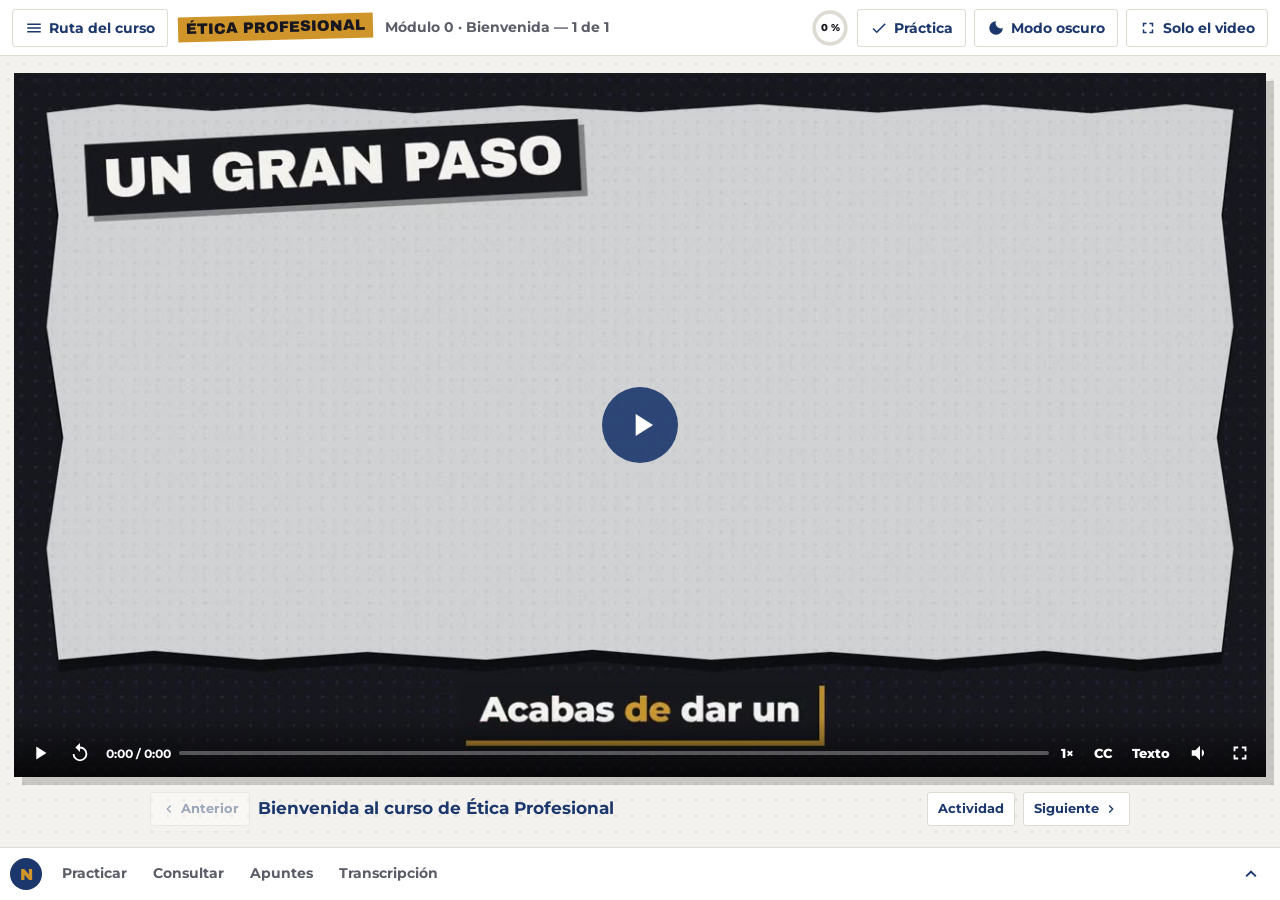
<file: index.html>
<!doctype html>
<html lang="es">
  <head>
    <meta charset="UTF-8" />
    <meta name="viewport" content="width=device-width, initial-scale=1, viewport-fit=cover" />
    <title>Ética Profesional · Plataforma</title>
    <meta name="description" content="Plataforma de aprendizaje del Curso de Ética Profesional del Colegio de Ciencias Económicas de Costa Rica." />
    <meta name="theme-color" content="#1b376c" />
    <link rel="icon" href="data:image/svg+xml,%3Csvg xmlns=%27http://www.w3.org/2000/svg%27 viewBox=%270 0 32 32%27%3E%3Ccircle cx=%2716%27 cy=%2716%27 r=%2716%27 fill=%27%231b376c%27/%3E%3Ctext x=%2716%27 y=%2722%27 font-family=%27Arial Black,Arial%27 font-weight=%27900%27 font-size=%2718%27 text-anchor=%27middle%27 fill=%27%23d0952a%27%3EN%3C/text%3E%3C/svg%3E" />
    <link rel="preconnect" href="https://fonts.googleapis.com" />
    <link rel="preconnect" href="https://fonts.gstatic.com" crossorigin />
    <link href="https://fonts.googleapis.com/css2?family=Archivo+Black&family=Montserrat:wght@500;600;700;800&display=swap" rel="stylesheet" />
    <link rel="stylesheet" href="css/plataforma.css?v=4" />
    <script>
      // Tema elegido por la persona (si no eligió, sigue al sistema). Va aquí para que no parpadee al cargar.
      try { var tema = localStorage.getItem("plataforma-etica-tema"); if (tema) document.documentElement.setAttribute("data-theme", tema); } catch (e) {}
    </script>
  </head>
  <body>
    <a class="saltar" href="#escenario">Saltar al contenido</a>

    <header class="barra">
      <button id="btn-ruta" class="btn-barra" type="button" aria-label="Ruta del curso" aria-expanded="false" aria-controls="ruta">
        <svg viewBox="0 0 24 24" aria-hidden="true"><path d="M3 6h18v2H3zm0 5h18v2H3zm0 5h18v2H3z" /></svg>
        <span>Ruta del curso</span>
      </button>
      <div class="barra-centro">
        <span class="marca"><span class="largo">Ética Profesional</span><span class="corto">Ética</span></span>
        <span id="donde" class="donde" aria-live="polite"></span>
      </div>
      <div class="barra-der">
        <div id="avance" class="avance" role="img" aria-label="Avance del curso">
          <svg viewBox="0 0 36 36" aria-hidden="true"><circle class="avance-fondo" cx="18" cy="18" r="15" /><circle id="avance-arco" class="avance-arco" cx="18" cy="18" r="15" /></svg>
          <span id="avance-txt">0 %</span>
        </div>
        <button id="btn-practica" class="btn-barra" type="button" aria-label="Práctica" aria-expanded="false" aria-controls="practica">
          <svg viewBox="0 0 24 24" aria-hidden="true"><path d="M9 16.2 4.8 12l-1.4 1.4L9 19 21 7l-1.4-1.4z" /></svg>
          <span>Práctica</span>
        </button>
        <button id="btn-tema" class="btn-barra" type="button" aria-label="Modo oscuro" aria-pressed="false">
          <svg class="luna" viewBox="0 0 24 24" aria-hidden="true"><path d="M12 3a9 9 0 1 0 9 9 7 7 0 0 1-9-9z" /></svg>
          <svg class="sol" viewBox="0 0 24 24" aria-hidden="true"><path d="M12 7a5 5 0 1 0 0 10 5 5 0 0 0 0-10zM11 1h2v3h-2zm0 19h2v3h-2zM1 11h3v2H1zm19 0h3v2h-3zM4.2 5.6l1.4-1.4 2.1 2.1-1.4 1.4zm12.1 12.1 1.4-1.4 2.1 2.1-1.4 1.4zM4.2 18.4l2.1-2.1 1.4 1.4-2.1 2.1zM16.3 6.3l2.1-2.1 1.4 1.4-2.1 2.1z" /></svg>
          <span>Modo oscuro</span>
        </button>
        <button id="btn-foco" class="btn-barra" type="button" aria-label="Solo el video" aria-pressed="false">
          <svg viewBox="0 0 24 24" aria-hidden="true"><path d="M7 14H5v5h5v-2H7zm-2-4h2V7h3V5H5zm12 7h-3v2h5v-5h-2zM14 5v2h3v3h2V5z" /></svg>
          <span>Solo el video</span>
        </button>
      </div>
    </header>

    <div class="cuerpo">
      <aside id="ruta" class="panel-lado ruta" aria-label="Ruta del curso" hidden>
        <div class="panel-cab">
          <h2>Ruta del curso</h2>
          <button id="cerrar-ruta" class="btn-ico" type="button" aria-label="Cerrar la ruta">
            <svg viewBox="0 0 24 24" aria-hidden="true"><path d="M15.4 7.4 14 6l-6 6 6 6 1.4-1.4L10.8 12z" /></svg>
          </button>
        </div>
        <nav id="ruta-lista" class="ruta-lista"></nav>
      </aside>

      <main id="escenario" class="escenario" tabindex="-1"></main>

      <aside id="practica" class="panel-lado practica" aria-label="Práctica del módulo" hidden>
        <div class="panel-cab">
          <h2>Práctica</h2>
          <button id="cerrar-practica" class="btn-ico" type="button" aria-label="Cerrar la práctica">
            <svg viewBox="0 0 24 24" aria-hidden="true"><path d="M8.6 16.6 10 18l6-6-6-6-1.4 1.4 4.6 4.6z" /></svg>
          </button>
        </div>
        <div id="practica-cuerpo" class="practica-cuerpo"></div>
      </aside>
    </div>

    <section id="nano" class="nano" aria-label="Nano, tu asistente">
      <div class="nano-barra">
        <span class="nano-logo" aria-hidden="true">N</span>
        <div class="nano-tabs" role="tablist" aria-label="Herramientas de Nano">
          <button class="nano-tab" role="tab" data-tab="practicar" id="tab-practicar" aria-controls="nano-panel" aria-selected="false" type="button">Practicar</button>
          <button class="nano-tab" role="tab" data-tab="consultar" id="tab-consultar" aria-controls="nano-panel" aria-selected="false" type="button">Consultar</button>
          <button class="nano-tab" role="tab" data-tab="apuntes" id="tab-apuntes" aria-controls="nano-panel" aria-selected="false" type="button">Apuntes</button>
          <button class="nano-tab" role="tab" data-tab="texto" id="tab-texto" aria-label="Transcripción" aria-controls="nano-panel" aria-selected="false" type="button"><span class="largo">Transcripción</span><span class="corto">Texto</span></button>
        </div>
        <button id="nano-toggle" class="btn-ico" type="button" aria-expanded="false" aria-controls="nano-panel" aria-label="Abrir Nano">
          <svg viewBox="0 0 24 24" aria-hidden="true"><path id="nano-ico" d="M7.4 15.4 12 10.8l4.6 4.6L18 14l-6-6-6 6z" /></svg>
        </button>
      </div>
      <div id="nano-panel" class="nano-panel" role="tabpanel" tabindex="0" hidden></div>
    </section>

    <div id="vivo" class="solo-lector" aria-live="polite"></div>
    <noscript><p class="sin-js">Esta plataforma necesita JavaScript activado.</p></noscript>

    <script src="js/datos.js?v=4"></script>
    <script src="js/casos.js?v=4"></script>
    <script src="js/ejercicios.js?v=4"></script>
    <script src="js/plataforma.js?v=4"></script>
  </body>
</html>
</file>
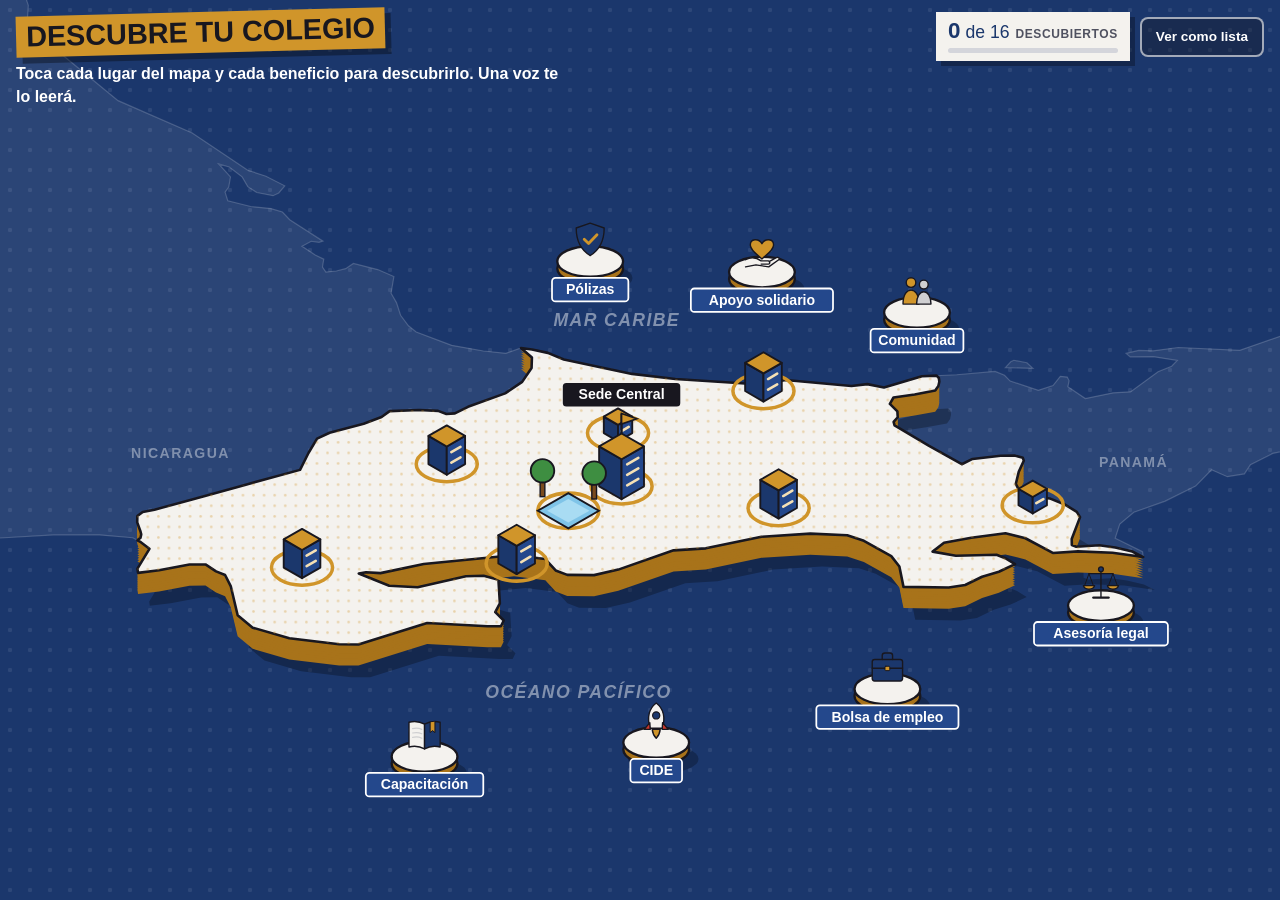
<file: mapa/index.html>
<!doctype html>
<html lang="es">
  <head>
    <meta charset="UTF-8" />
    <meta name="viewport" content="width=device-width, initial-scale=1, viewport-fit=cover" />
    <title>Descubre tu Colegio</title>
    <link rel="stylesheet" href="css/mapa.css" />
  </head>
  <body>
    <div class="app">
      <header class="cabecera">
        <div class="cab-izq">
          <h1 class="tira titulo">Descubre tu Colegio</h1>
          <p id="instruccion" class="instruccion"></p>
        </div>
        <div class="cab-der">
          <div class="contador" role="status">
            <span class="contador-num"><b id="cuenta">0</b> de <span id="total">0</span></span>
            <span class="contador-txt">descubiertos</span>
            <span class="contador-barra" aria-hidden="true"><i id="barra"></i></span>
          </div>
          <button id="btn-lista" class="btn" type="button" aria-haspopup="dialog" aria-controls="lista">Ver como lista</button>
        </div>
      </header>

      <main class="escenario">
        <svg id="mapa" class="mapa" role="group" aria-label="Mapa de Costa Rica con las sedes y los beneficios del Colegio"></svg>
      </main>
    </div>

    <dialog id="tarjeta" class="tarjeta" aria-labelledby="t-titulo">
      <div class="t-cab">
        <span id="t-etiqueta" class="etiqueta"></span>
        <button id="t-cerrar" class="btn-ico" type="button" aria-label="Cerrar">
          <svg viewBox="0 0 24 24" aria-hidden="true"><path d="M19 6.4 17.6 5 12 10.6 6.4 5 5 6.4 10.6 12 5 17.6 6.4 19 12 13.4 17.6 19 19 17.6 13.4 12z" /></svg>
        </button>
      </div>
      <div class="t-cuerpo">
        <svg id="t-icono" class="t-icono" viewBox="0 0 200 200" aria-hidden="true" hidden></svg>
        <h2 id="t-titulo"></h2>
        <p id="t-subtitulo" class="t-subtitulo"></p>
        <div id="t-texto" class="t-texto"></div>
      </div>
      <div class="t-audio">
        <button id="t-play" class="btn-play" type="button" aria-label="Pausar la lectura">
          <svg viewBox="0 0 24 24" aria-hidden="true"><path id="t-play-ico" d="M6 5h4v14H6zm8 0h4v14h-4z" /></svg>
        </button>
        <button id="t-repetir" class="btn-ico claro" type="button" aria-label="Escuchar desde el inicio">
          <svg viewBox="0 0 24 24" aria-hidden="true"><path d="M12 5V1L7 6l5 5V7a6 6 0 1 1-6 6H4a8 8 0 1 0 8-8z" /></svg>
        </button>
        <span class="t-avance" aria-hidden="true"><i id="t-avance"></i></span>
      </div>
      <audio id="voz" preload="auto"></audio>
    </dialog>

    <dialog id="lista" class="tarjeta" aria-labelledby="l-titulo">
      <div class="t-cab">
        <h2 id="l-titulo" class="l-titulo">Sedes y beneficios</h2>
        <button id="l-cerrar" class="btn-ico" type="button" aria-label="Cerrar">
          <svg viewBox="0 0 24 24" aria-hidden="true"><path d="M19 6.4 17.6 5 12 10.6 6.4 5 5 6.4 10.6 12 5 17.6 6.4 19 12 13.4 17.6 19 19 17.6 13.4 12z" /></svg>
        </button>
      </div>
      <div class="t-cuerpo">
        <h3 class="l-sub">Lugares</h3>
        <ul id="l-lugares" class="l-items"></ul>
        <h3 class="l-sub">Beneficios en todo el país</h3>
        <ul id="l-beneficios" class="l-items"></ul>
      </div>
    </dialog>

    <div id="vivo" class="solo-lector" aria-live="polite"></div>

    <script src="js/scorm12.js"></script>
    <script src="js/contenido.js"></script>
    <script src="js/geometria.js"></script>
    <script src="js/iconos.js"></script>
    <script src="js/tiempos.js"></script>
    <script src="js/mapa.js"></script>
  </body>
</html>
</file>
<file: css/plataforma.css>
/* Plataforma de aprendizaje · Curso de Ética Profesional
   Estilo collage de los videos (papel, azul y oro), pero limpio: fondos planos, esquinas casi rectas,
   una línea fina para separar y todo oculto al entrar. */
:root {
  --azul: #1b376c;
  --azul-2: #24488c;
  --azul-claro: #e8edf6;
  --oro: #d0952a;
  --oro-claro: #f6e7c8;
  --oscuro: #18171f;
  --papel: #f4f2ee;
  --blanco: #fff;
  --linea: #dedbd3;
  --texto: #18171f;
  --tenue: #63656f;
  --azul-fondo: #1b376c;
  --oro-texto: #7a520c;
  --verde-texto: #2a6f2f;
  --rojo-texto: #b3261e;
  --puntos: rgba(24, 23, 31, 0.06);
  color-scheme: light;
  --suave: #5b5d68;
  --verde: #2f7d34;
  --verde-claro: #e3f1e3;
  --rojo: #b3261e;
  --rojo-claro: #fbe9e8;
  --r: 3px;
  --alto: 100vh;
  --barra: 56px;
  --nano-barra: 52px;
  --titulo: "Archivo Black", "Arial Black", Impact, sans-serif;
  --cuerpo: "Montserrat", "Segoe UI", Arial, sans-serif;
}
@supports (height: 100dvh) { :root { --alto: 100dvh; } }
* { box-sizing: border-box; }
html, body {
  margin: 0;
  height: var(--alto);
  overflow: hidden;
  font-family: var(--cuerpo);
  color: var(--texto);
  background: var(--papel);
}
body { display: flex; flex-direction: column; }
button { font-family: inherit; }
[hidden] { display: none !important; }
.solo-lector { position: absolute !important; width: 1px; height: 1px; margin: -1px; overflow: hidden; clip: rect(0 0 0 0); white-space: nowrap; }
.saltar { position: fixed; z-index: 100; left: 12px; top: -60px; background: var(--oro); color: var(--oscuro); font-weight: 800; padding: 10px 14px; }
.saltar:focus { top: 10px; }
:focus-visible { outline: 3px solid var(--oro); outline-offset: 2px; }
.sin-js { padding: 24px; }

/* ---------- Barra superior ---------- */
.barra {
  flex: none;
  height: var(--barra);
  display: flex;
  align-items: center;
  gap: 10px;
  padding: 0 max(12px, env(safe-area-inset-right)) 0 max(12px, env(safe-area-inset-left));
  background: var(--blanco);
  border-bottom: 1px solid var(--linea);
  z-index: 30;
}
.barra-centro { flex: 1; min-width: 0; display: flex; align-items: baseline; gap: 12px; }
.marca {
  font-family: var(--titulo);
  text-transform: uppercase;
  font-size: 0.95rem;
  background: var(--oro);
  padding: 4px 8px 5px;
  transform: rotate(-1.5deg);
  white-space: nowrap;
}
.donde { font-size: 0.85rem; font-weight: 700; color: var(--suave); white-space: nowrap; overflow: hidden; text-overflow: ellipsis; }
.barra-der { display: flex; align-items: center; gap: 8px; }
.btn-barra {
  display: inline-flex;
  align-items: center;
  gap: 6px;
  min-height: 38px;
  padding: 6px 12px;
  border: 1px solid var(--linea);
  border-radius: var(--r);
  background: var(--blanco);
  color: var(--azul);
  font-weight: 700;
  font-size: 0.85rem;
  cursor: pointer;
}
.btn-barra svg { width: 18px; height: 18px; fill: currentColor; flex: none; }
.btn-barra:hover { background: var(--azul-claro); }
.btn-barra[aria-expanded="true"], .btn-barra[aria-pressed="true"] { background: var(--azul-fondo); color: #fff; border-color: var(--azul-fondo); }
.avance { position: relative; width: 38px; height: 38px; display: grid; place-items: center; }
.avance svg { position: absolute; inset: 0; transform: rotate(-90deg); }
.avance-fondo { fill: none; stroke: var(--linea); stroke-width: 3.5; }
.avance-arco { fill: none; stroke: var(--verde); stroke-width: 3.5; stroke-dasharray: 94.25; stroke-dashoffset: 94.25; transition: stroke-dashoffset 0.4s; }
.avance span { font-size: 0.6rem; font-weight: 800; }
.btn-ico {
  width: 38px; height: 38px;
  display: grid; place-items: center;
  border: 0; border-radius: var(--r);
  background: transparent; color: var(--azul);
  cursor: pointer; flex: none;
}
.btn-ico:hover { background: var(--azul-claro); }
.btn-ico svg { width: 22px; height: 22px; fill: currentColor; }

/* ---------- Cuerpo: ruta | escenario | práctica ---------- */
.cuerpo { flex: 1; min-height: 0; display: flex; position: relative; }
.escenario {
  flex: 1;
  min-width: 0;
  overflow: auto;
  display: flex;
  align-items: center;
  justify-content: center;
  padding: 14px;
  background-color: var(--papel);
  background-image: radial-gradient(var(--puntos) 1.6px, transparent 2px);
  background-size: 16px 16px;
  outline: none;
}
.panel-lado {
  flex: none;
  width: 300px;
  display: flex;
  flex-direction: column;
  background: var(--blanco);
  overflow: hidden;
}
.ruta { border-right: 1px solid var(--linea); }
.practica { width: 340px; border-left: 1px solid var(--linea); }
.panel-cab { display: flex; align-items: center; justify-content: space-between; padding: 10px 10px 6px 16px; }
.panel-cab h2 { margin: 0; font-size: 0.8rem; text-transform: uppercase; letter-spacing: 0.08em; color: var(--suave); }

/* Ruta */
.ruta-lista { overflow-y: auto; padding: 0 8px 16px; }
.modulo { border-bottom: 1px solid var(--linea); }
.modulo-cab {
  width: 100%;
  display: flex; align-items: center; gap: 10px;
  padding: 12px 8px;
  border: 0; background: none; cursor: pointer; text-align: left;
  font: inherit; color: var(--texto);
}
.modulo-num {
  flex: none; min-width: 30px; text-align: center;
  font-family: var(--titulo); font-size: 0.9rem;
  background: var(--oro); padding: 3px 5px;
}
.modulo-tit { flex: 1; font-weight: 800; font-size: 0.92rem; line-height: 1.25; }
.modulo-cuenta { font-size: 0.72rem; font-weight: 700; color: var(--suave); }
.modulo-flecha { width: 18px; height: 18px; fill: var(--suave); transition: transform 0.2s; }
.modulo-cab[aria-expanded="true"] .modulo-flecha { transform: rotate(180deg); }
.modulo-items { list-style: none; margin: 0; padding: 0 0 8px; }
.item {
  width: 100%;
  display: flex; align-items: center; gap: 10px;
  padding: 8px 8px 8px 12px;
  border: 0; border-left: 3px solid transparent;
  background: none; cursor: pointer; text-align: left;
  font: inherit; font-size: 0.85rem; line-height: 1.3; color: var(--texto);
}
.item:hover { background: var(--papel); }
.item.actual { border-left-color: var(--oro); background: var(--oro-claro); font-weight: 700; }
.item-ico { flex: none; width: 26px; height: 26px; display: grid; place-items: center; border-radius: 50%; background: var(--azul-claro); color: var(--azul); }
.item-ico svg { width: 15px; height: 15px; fill: currentColor; }
.item.hecho .item-ico { background: var(--verde); color: #fff; }
.item-txt { flex: 1; min-width: 0; }
.item-tipo { display: block; font-size: 0.68rem; font-weight: 800; text-transform: uppercase; letter-spacing: 0.06em; color: var(--suave); }

/* ---------- Video ---------- */
.vista {
  width: 100%;
  height: 100%;
  container-type: size;
  display: flex;
  flex-direction: column;
  align-items: center;
  justify-content: center;
  gap: 10px;
}
.pantalla {
  position: relative;
  flex: none;
  width: min(100cqw, (100cqh - 52px) * 16 / 9);
  aspect-ratio: 16 / 9;
  background: #000;
  box-shadow: 8px 8px 0 rgba(0, 0, 0, 0.18);
}
.pantalla.vertical { aspect-ratio: 9 / 16; width: min(100cqw, (100cqh - 52px) * 9 / 16); }
.pie-video { flex: none; width: min(100cqw, 980px); display: flex; align-items: center; gap: 8px; min-height: 42px; }
.pie-video h1 { flex: 1; min-width: 0; margin: 0; font-size: clamp(0.9rem, 2vw, 1.05rem); line-height: 1.25; color: var(--azul); overflow: hidden; text-overflow: ellipsis; white-space: nowrap; }
.btn-chico { display: inline-flex; align-items: center; gap: 4px; min-height: 34px; padding: 5px 10px; border: 1px solid var(--linea); border-radius: var(--r); background: var(--blanco); color: var(--azul); font: inherit; font-weight: 700; font-size: 0.8rem; cursor: pointer; white-space: nowrap; }
.btn-chico:hover { background: var(--azul-claro); }
.btn-chico:disabled { opacity: 0.4; cursor: default; }
.pantalla video { width: 100%; height: 100%; display: block; object-fit: contain; background: #000; }
.pantalla video::cue { font-family: var(--cuerpo); background: rgba(24, 23, 31, 0.85); }
.gran-play {
  position: absolute; inset: 0; margin: auto;
  width: 76px; height: 76px; border-radius: 50%; border: 0;
  background: rgba(27, 55, 108, 0.9); color: #fff; cursor: pointer;
  display: grid; place-items: center;
}
.gran-play svg { width: 38px; height: 38px; fill: currentColor; margin-left: 4px; }
.controles {
  position: absolute; left: 0; right: 0; bottom: 0;
  display: flex; align-items: center; gap: 4px;
  padding: 18px 8px 6px;
  background: linear-gradient(transparent, rgba(0, 0, 0, 0.7));
  color: #fff;
  opacity: 0; transition: opacity 0.2s;
}
.pantalla:hover .controles, .pantalla:focus-within .controles, .pantalla.pausado .controles { opacity: 1; }
.ctl { width: 36px; height: 36px; display: grid; place-items: center; border: 0; background: none; color: #fff; cursor: pointer; border-radius: var(--r); flex: none; font-weight: 800; font-size: 0.8rem; }
.ctl:hover { background: rgba(255, 255, 255, 0.15); }
.ctl svg { width: 22px; height: 22px; fill: currentColor; }
.ctl.texto { width: auto; padding: 0 8px; }
.ctl[aria-pressed="true"] { color: var(--oro); }
.tiempo { font-size: 0.75rem; font-weight: 700; font-variant-numeric: tabular-nums; white-space: nowrap; padding: 0 4px; }
.linea { flex: 1; position: relative; height: 26px; cursor: pointer; }
.linea input { position: absolute; inset: 0; width: 100%; margin: 0; opacity: 0; cursor: pointer; }
.linea-fondo, .linea-avance { position: absolute; left: 0; top: 11px; height: 4px; border-radius: 2px; pointer-events: none; }
.linea-fondo { right: 0; background: rgba(255, 255, 255, 0.3); }
.linea-avance { background: var(--oro); width: 0; }
.linea:focus-within .linea-fondo { outline: 2px solid var(--oro); outline-offset: 3px; }
.pantalla:fullscreen { max-width: none; width: 100vw; height: 100vh; aspect-ratio: auto; }

/* Capa sobre el video: ejercicio o «siguiente» */
.capa {
  position: absolute; inset: 0; z-index: 3;
  display: flex; align-items: center; justify-content: center;
  padding: 12px;
  background: rgba(24, 23, 31, 0.78);
  overflow: auto;
}
.siguiente { text-align: center; color: #fff; }
.siguiente p { margin: 0 0 10px; font-weight: 700; }
.siguiente strong { display: block; font-size: 1.2rem; margin-bottom: 14px; }

/* ---------- Ejercicios ---------- */
.ej { width: min(640px, 100%); max-height: 100%; overflow-y: auto; background: var(--blanco); border-top: 6px solid var(--oro); padding: 18px 20px 20px; box-shadow: 8px 8px 0 rgba(0, 0, 0, 0.25); }
.ej h2 { margin: 0 0 6px; font-size: clamp(1.05rem, 2.6vw, 1.3rem); line-height: 1.25; color: var(--azul); }
.ej-inst { margin: 0 0 12px; font-size: 0.88rem; color: var(--suave); }
.ej-caso { margin: 0 0 10px; padding: 10px 12px; background: var(--azul-claro); border-left: 4px solid var(--azul); line-height: 1.5; }
.ej-msg { min-height: 1.4em; margin: 12px 0 0; font-weight: 700; font-size: 0.92rem; }
.ej-msg.bien { color: var(--verde-texto); }
.ej-msg.mal { color: var(--rojo-texto); }
.ej .acciones { margin-top: 10px; }
.ej button { font: inherit; }
.fallo { animation: sacudir 0.4s; }
@keyframes sacudir { 0%, 100% { transform: translateX(0); } 25% { transform: translateX(-6px); } 75% { transform: translateX(6px); } }
.fantasma { position: fixed; z-index: 200; pointer-events: none; margin: 0; opacity: 0.92; box-shadow: 6px 6px 0 rgba(0, 0, 0, 0.25); }
.levantado { opacity: 0.45; }
.sobre { outline: 3px dashed var(--oro) !important; outline-offset: 2px; }

/* Unir con líneas */
.lineas { position: relative; display: grid; grid-template-columns: 1fr 1fr; gap: 10px 48px; }
.lineas-svg { position: absolute; inset: 0; width: 100%; height: 100%; pointer-events: none; overflow: visible; z-index: 1; }
.lineas-svg line { stroke-width: 3; stroke-linecap: round; }
.lineas-svg .unida { stroke: var(--verde); }
.lineas-svg .temporal { stroke: var(--oro); stroke-dasharray: 6 5; }
.lineas-col { display: grid; gap: 8px; align-content: start; }
.nodo { position: relative; display: flex; align-items: center; gap: 8px; width: 100%; min-height: 46px; padding: 8px 10px; border: 2px solid var(--linea); border-radius: var(--r); background: var(--blanco); text-align: left; font-size: 0.88rem; line-height: 1.3; cursor: pointer; color: var(--texto); }
.nodo-txt { flex: 1; }
.der .nodo { font-weight: 800; color: var(--azul); }
.punto { flex: none; width: 14px; height: 14px; border-radius: 50%; border: 3px solid var(--azul); background: var(--blanco); }
.nodo.sel { border-color: var(--oro); background: var(--oro-claro); }
.nodo.sel .punto { background: var(--oro); border-color: var(--oro); }
.nodo.unido { border-color: var(--verde); background: var(--verde-claro); cursor: default; }
.nodo.unido .punto { background: var(--verde); border-color: var(--verde); }

/* Ordenar */
.ordenar { list-style: none; margin: 0; padding: 0; display: grid; gap: 8px; counter-reset: ord; }
.ord-item { display: flex; align-items: center; gap: 8px; padding: 6px 8px; border: 2px solid var(--linea); border-radius: var(--r); background: var(--blanco); counter-increment: ord; }
.ord-item::before { content: counter(ord); font-family: var(--titulo); min-width: 26px; text-align: center; background: var(--oro); padding: 2px 4px; }
.asa { cursor: grab; color: var(--suave); font-weight: 800; padding: 6px 4px; user-select: none; }
.ord-txt { flex: 1; font-weight: 700; }
.ord-mover { width: 34px; height: 34px; border: 1px solid var(--linea); border-radius: var(--r); background: var(--blanco); color: var(--azul); cursor: pointer; font-weight: 800; }
.ord-item.levantado { opacity: 1; border-color: var(--oro); box-shadow: 4px 4px 0 rgba(0, 0, 0, 0.15); }
.ord-item.bien { border-color: var(--verde); background: var(--verde-claro); }
.ord-item.mal { border-color: var(--rojo); background: var(--rojo-claro); }

/* Clasificar */
.clasif-actual { padding: 12px 14px; border: 2px dashed var(--oro); background: var(--oro-claro); margin-bottom: 10px; cursor: grab; user-select: none; }
.clasif-cuenta { font-size: 0.7rem; font-weight: 800; letter-spacing: 0.06em; text-transform: uppercase; color: var(--oro-texto); }
.clasif-texto { margin: 4px 0 0; font-weight: 700; font-size: 1rem; line-height: 1.35; color: var(--azul); }
.clasif-cols { display: grid; grid-template-columns: 1fr 1fr; gap: 8px; }
.clasif-col { border: 2px solid var(--linea); border-radius: var(--r); padding: 6px; min-height: 90px; background: var(--papel); }
.clasif-btn { width: 100%; min-height: 40px; border: 0; border-radius: var(--r); font-weight: 800; cursor: pointer; color: #fff; }
.clasif-btn.g0 { background: var(--verde); }
.clasif-btn.g1 { background: var(--azul-fondo); }
.clasif-btn:disabled { opacity: 0.7; cursor: default; }
.clasif-col ul { list-style: none; margin: 6px 0 0; padding: 0; display: grid; gap: 4px; }
.clasif-col li { background: var(--blanco); padding: 5px 7px; font-size: 0.8rem; line-height: 1.3; }

/* Verdadero o falso y opción */
.vf { display: grid; gap: 8px; }
.vf-fila { border: 2px solid var(--linea); border-radius: var(--r); padding: 10px 12px; }
.vf-fila p { margin: 0 0 8px; line-height: 1.45; }
.vf-botones { display: flex; gap: 8px; }
.vf-botones button { flex: 1; min-height: 38px; border: 2px solid var(--azul); border-radius: var(--r); background: var(--blanco); color: var(--azul); font-weight: 800; cursor: pointer; }
.vf-botones button.elegido { background: var(--verde); border-color: var(--verde); color: #fff; }
.vf-botones button:disabled { cursor: default; }
.vf-fila.bien { border-color: var(--verde); background: var(--verde-claro); }
.vf-fila.mal { border-color: var(--rojo); }
.opciones { display: grid; gap: 8px; }
.opcion { display: flex; align-items: center; gap: 10px; width: 100%; padding: 10px 12px; border: 2px solid var(--linea); border-radius: var(--r); background: var(--blanco); text-align: left; cursor: pointer; line-height: 1.4; color: var(--texto); }
.opcion:hover:not(:disabled) { border-color: var(--azul); }
.letra { flex: none; width: 28px; height: 28px; display: grid; place-items: center; border-radius: 50%; background: var(--azul-fondo); color: #fff; font-weight: 800; }
.opcion.bien { border-color: var(--verde); background: var(--verde-claro); }
.opcion.bien .letra { background: var(--verde); }
.opcion.mal { border-color: var(--rojo); background: var(--rojo-claro); }
.opcion.mal .letra { background: var(--rojo); }
.opcion:disabled { cursor: default; }

/* Completar */
.completar { display: grid; gap: 8px; }
.comp-fila { border: 2px solid var(--linea); border-radius: var(--r); padding: 10px 12px; }
.comp-fila.bien { border-color: var(--verde); background: var(--verde-claro); }
.comp-fila.mal { border-color: var(--rojo); }
.comp-frase { margin: 0 0 8px; line-height: 1.8; }
.hueco { display: inline-block; min-width: 110px; padding: 0 8px; border-bottom: 3px solid var(--oro); background: var(--oro-claro); font-weight: 800; color: var(--azul); text-align: center; }
.hueco.lleno { background: transparent; border-bottom-color: var(--verde); }
.comp-ops { display: flex; flex-wrap: wrap; gap: 8px; }
.chip { min-height: 36px; padding: 6px 12px; border: 2px solid var(--azul); border-radius: 18px; background: var(--blanco); color: var(--azul); font-weight: 700; cursor: grab; }
.chip.elegido { background: var(--verde); border-color: var(--verde); color: #fff; }
.chip:disabled:not(.elegido) { opacity: 0.4; }

/* Armar la oración */
.oracion-linea { min-height: 58px; display: flex; flex-wrap: wrap; gap: 6px; align-content: flex-start; padding: 8px; border-bottom: 3px solid var(--azul); background: var(--papel); margin-bottom: 14px; }
.oracion-linea.bien { border-bottom-color: var(--verde); background: var(--verde-claro); }
.oracion-linea.mal { border-bottom-color: var(--rojo); }
.oracion-banco { display: flex; flex-wrap: wrap; gap: 6px; justify-content: center; }
.ficha { min-height: 38px; padding: 6px 12px; border: 0; border-radius: var(--r); background: var(--azul-fondo); color: #fff; font-weight: 700; font-size: 0.95rem; cursor: pointer; box-shadow: 0 3px 0 #0f2247; }
.oracion-linea .ficha { background: var(--blanco); color: var(--azul); box-shadow: 0 2px 0 var(--linea); border: 1px solid var(--linea); }
.ficha:disabled { cursor: default; }

/* ---------- Tarjetas (lectura, práctica, mapa, gema) ---------- */
.tarjeta {
  width: min(720px, 100%);
  background: var(--blanco);
  border-top: 6px solid var(--oro);
  box-shadow: 8px 8px 0 rgba(0, 0, 0, 0.16);
  padding: 26px 28px 28px;
  max-height: 100%;
  overflow-y: auto;
}
.etiqueta {
  display: inline-block; margin-bottom: 10px;
  font-size: 0.7rem; font-weight: 800; letter-spacing: 0.1em; text-transform: uppercase;
  background: var(--oscuro); color: var(--oro); padding: 4px 9px; transform: rotate(-1.5deg);
}
.tarjeta h2 { margin: 0 0 12px; font-size: clamp(1.2rem, 3vw, 1.6rem); line-height: 1.2; color: var(--azul); }
.tarjeta p { font-size: clamp(0.98rem, 2.2vw, 1.08rem); line-height: 1.65; margin: 0 0 12px; }
.fuente { font-size: 0.82rem !important; color: var(--suave); }
.acciones { display: flex; flex-wrap: wrap; gap: 10px; margin-top: 16px; }
.btn {
  display: inline-flex; align-items: center; justify-content: center; gap: 8px;
  min-height: 44px; padding: 10px 18px;
  border: 2px solid var(--azul); border-radius: var(--r);
  background: var(--blanco); color: var(--azul);
  font: inherit; font-weight: 800; font-size: 0.95rem; cursor: pointer; text-decoration: none;
}
.btn.principal { background: var(--azul-fondo); border-color: var(--azul-fondo); color: #fff; }
.btn.oro { background: var(--oro); border-color: var(--oro); color: var(--oscuro); }
.btn:hover { filter: brightness(1.08); }
.btn svg { width: 18px; height: 18px; fill: currentColor; }
.marco-mapa { width: 100%; height: 100%; border: 0; background: var(--azul-fondo); box-shadow: 8px 8px 0 rgba(0, 0, 0, 0.16); }
.escenario.lleno { padding: 0; }
.escenario.lleno .marco-mapa { box-shadow: none; }

/* ---------- Práctica (panel derecho) ---------- */
.practica-cuerpo { overflow-y: auto; padding: 4px 16px 16px; }
.practica-cuerpo h3 { margin: 0 0 4px; font-size: 1.02rem; color: var(--azul); }
.practica-cuerpo .sub { margin: 0 0 12px; font-size: 0.85rem; color: var(--suave); line-height: 1.45; }
.criterios { list-style: none; margin: 0 0 16px; padding: 0; }
.criterio { display: flex; gap: 10px; align-items: flex-start; padding: 10px 0; border-bottom: 1px solid var(--linea); font-size: 0.88rem; line-height: 1.4; }
.criterio-check { flex: none; width: 22px; height: 22px; border: 2px solid var(--linea); border-radius: 50%; display: grid; place-items: center; font-size: 0.75rem; font-weight: 800; color: #fff; }
.criterio.hecho .criterio-check { background: var(--verde); border-color: var(--verde); }
.criterio-txt { flex: 1; }
.criterio .ir { flex: none; border: 0; background: none; color: var(--azul); cursor: pointer; font-weight: 800; font-size: 0.78rem; padding: 2px 4px; border-radius: var(--r); }
.criterio .ir:hover { background: var(--azul-claro); }
.momentos { list-style: none; margin: 0; padding: 0; }
.momentos li { border-bottom: 1px solid var(--linea); }
.momentos button { width: 100%; text-align: left; border: 0; background: none; padding: 9px 0; cursor: pointer; font: inherit; font-size: 0.86rem; color: var(--azul); }
.momentos button:hover { text-decoration: underline; }

/* ---------- Nano (abajo) ---------- */
.nano { flex: none; background: var(--blanco); border-top: 1px solid var(--linea); z-index: 25; }
.nano-barra { height: var(--nano-barra); display: flex; align-items: center; gap: 8px; padding: 0 max(10px, env(safe-area-inset-right)) 0 max(10px, env(safe-area-inset-left)); }
.nano-logo { flex: none; width: 32px; height: 32px; display: grid; place-items: center; background: var(--azul-fondo); color: var(--oro); font-family: var(--titulo); border-radius: 50%; }
.nano-tabs { flex: 1; display: flex; gap: 2px; overflow-x: auto; }
.nano-tab { border: 0; background: none; padding: 8px 12px; font: inherit; font-size: 0.85rem; font-weight: 700; color: var(--suave); cursor: pointer; border-bottom: 3px solid transparent; white-space: nowrap; }
.nano-tab:hover { color: var(--azul); }
.nano-tab[aria-selected="true"] { color: var(--azul); border-bottom-color: var(--oro); }
.nano-panel { height: min(38vh, 340px); overflow-y: auto; padding: 10px max(16px, env(safe-area-inset-right)) 14px max(16px, env(safe-area-inset-left)); border-top: 1px solid var(--linea); }
.nano.min .nano-barra { justify-content: flex-end; }

/* Chat de práctica */
.chat { display: flex; flex-direction: column; gap: 10px; max-width: 820px; margin: 0 auto; }
.burbuja { max-width: 86%; padding: 10px 14px; line-height: 1.5; font-size: 0.95rem; border-radius: var(--r); }
.burbuja.nano-dice { align-self: flex-start; background: var(--azul-claro); border-left: 4px solid var(--azul); }
.burbuja.yo { align-self: flex-end; background: var(--oro-claro); border-right: 4px solid var(--oro); }
.burbuja.logro { align-self: flex-start; background: var(--verde-claro); border-left: 4px solid var(--verde); }
.opciones-chat { display: flex; flex-direction: column; gap: 6px; align-items: flex-end; }
.opciones-chat button { max-width: 86%; text-align: left; border: 2px solid var(--azul); background: var(--blanco); color: var(--azul); border-radius: var(--r); padding: 9px 12px; font: inherit; font-weight: 700; font-size: 0.9rem; cursor: pointer; }
.opciones-chat button:hover { background: var(--azul-claro); }
.chat-vacio { color: var(--suave); text-align: center; padding: 20px; }

/* Consultar */
.consulta { max-width: 820px; margin: 0 auto; }
.consulta form { display: flex; gap: 8px; margin-bottom: 10px; }
.consulta input { flex: 1; min-height: 42px; border: 2px solid var(--linea); border-radius: var(--r); padding: 8px 12px; font: inherit; }
.consulta input:focus { border-color: var(--azul); outline: none; }
.resultados { list-style: none; margin: 0; padding: 0; }
.resultados li { border-bottom: 1px solid var(--linea); }
.resultados button { width: 100%; text-align: left; border: 0; background: none; padding: 9px 4px; cursor: pointer; font: inherit; font-size: 0.9rem; line-height: 1.45; }
.resultados button:hover { background: var(--papel); }
.resultados mark { background: var(--oro-claro); }
.res-donde { display: block; font-size: 0.72rem; font-weight: 800; text-transform: uppercase; color: var(--azul); letter-spacing: 0.04em; }

/* Apuntes */
.apuntes { max-width: 820px; margin: 0 auto; display: flex; flex-direction: column; gap: 8px; height: 100%; }
.apuntes textarea { flex: 1; min-height: 140px; resize: none; border: 2px solid var(--linea); border-radius: var(--r); padding: 10px 12px; font: inherit; line-height: 1.5; }
.apuntes textarea:focus { border-color: var(--azul); outline: none; }
.apuntes-pie { display: flex; justify-content: space-between; align-items: center; font-size: 0.8rem; color: var(--suave); }

/* Transcripción palabra por palabra */
.transcripcion { max-width: 820px; margin: 0 auto; font-size: 1.05rem; line-height: 1.9; }
.transcripcion .p { cursor: pointer; border-radius: 2px; padding: 0 1px; }
.transcripcion .p:hover { background: var(--azul-claro); }
.transcripcion .p.dicha { color: var(--texto); }
.transcripcion .p.ahora { background: #ffe27a; color: #18171f; }
.transcripcion .p.futura { color: var(--tenue); }

/* ---------- Modo «solo el video» ---------- */
body.foco .barra-centro, body.foco #btn-ruta, body.foco #btn-practica, body.foco .avance { visibility: hidden; }
body.foco .panel-lado { display: none !important; }
body.foco .nano { position: fixed; right: 16px; bottom: 16px; width: 56px; height: 56px; border: 0; background: transparent; }
body.foco .nano-barra { padding: 0; height: 56px; }
body.foco .nano-tabs, body.foco #nano-toggle, body.foco .nano-panel { display: none !important; }
body.foco .nano-logo { width: 56px; height: 56px; font-size: 1.3rem; cursor: pointer; box-shadow: 4px 4px 0 rgba(0, 0, 0, 0.25); }
body.foco .barra { border-bottom-color: transparent; background: transparent; }
body.foco .escenario { background: #111016; }

/* ---------- Celular ---------- */
@media (max-width: 899px) {
  :root { --barra: 52px; }
  .btn-barra span { display: none; }
  .btn-barra { padding: 6px 8px; }
  .marca { font-size: 0.8rem; }
  .donde { display: none; }
  .panel-lado {
    position: absolute; z-index: 40; top: 0; bottom: 0;
    width: min(88vw, 340px);
    box-shadow: 0 0 0 100vmax rgba(24, 23, 31, 0.45);
  }
  .ruta { left: 0; }
  .practica { right: 0; }
  .escenario { padding: 8px; }
  .tarjeta { padding: 20px 18px 22px; }
  .nano-tab { padding: 8px; font-size: 0.8rem; }
  .nano-panel { height: 46vh; }
  .controles { opacity: 1; }
  .lineas { gap: 8px 26px; }
  .nodo { font-size: 0.8rem; padding: 6px 8px; }
  .ej { padding: 14px 14px 16px; }
  .pie-video .btn-chico span { display: none; }
}

@media (prefers-reduced-motion: reduce) {
  .avance-arco, .modulo-flecha, .controles { transition: none; }
  .fallo { animation: none; }
}

/* Controles del video según el tamaño del propio video */
.pantalla { container-type: inline-size; }
.controles .linea { min-width: 40px; }
@container (max-width: 520px) {
  .controles .ctl.secundario { display: none; }
  .controles .tiempo { font-size: 0.7rem; padding: 0 2px; }
  .ctl { width: 32px; }
}
@container (max-width: 340px) {
  .controles .ctl.terciario { display: none; }
}
.nano-tab .corto { display: none; }
@media (max-width: 899px) {
  .nano-tab .largo { display: none; }
  .nano-tab .corto { display: inline; }
}
body.foco .pie-video { display: none; }
body.foco .pantalla { width: min(100cqw, 100cqh * 16 / 9); }
body.foco .pantalla.vertical { width: min(100cqw, 100cqh * 9 / 16); }
body.foco { background: #111016; }

/* Texto sobre oro: siempre oscuro, en los dos temas */
.marca, .modulo-num, .ord-item::before { color: var(--oscuro); }
.tarjeta h1 { margin: 0 0 12px; font-size: clamp(1.2rem, 3vw, 1.6rem); line-height: 1.2; color: var(--azul); }
.resultados mark { color: inherit; }
input, textarea { background: var(--blanco); color: var(--texto); }
.pie-video h1 { color: var(--azul); }

/* ---------- Modo oscuro ---------- */
@media (prefers-color-scheme: dark) {
  :root:not([data-theme="light"]) {
    --azul: #9dbcf5; --azul-claro: #1f2b45; --azul-fondo: #2a55a5;
    --oro-claro: #3b2f17; --oro-texto: #e8b65a;
    --papel: #15141b; --blanco: #1f1e27; --linea: #393845;
    --suave: #b0b2bf; --texto: #ecebf1; --tenue: #9a9ca9;
    --verde-claro: #183019; --verde-texto: #7cc982;
    --rojo-claro: #3a1a19; --rojo-texto: #f08a82;
    --puntos: rgba(255, 255, 255, 0.05);
    color-scheme: dark;
  }
}
:root[data-theme="dark"] {
  --azul: #9dbcf5; --azul-claro: #1f2b45; --azul-fondo: #2a55a5;
  --oro-claro: #3b2f17; --oro-texto: #e8b65a;
  --papel: #15141b; --blanco: #1f1e27; --linea: #393845;
  --suave: #b0b2bf; --texto: #ecebf1; --tenue: #9a9ca9;
  --verde-claro: #183019; --verde-texto: #7cc982;
  --rojo-claro: #3a1a19; --rojo-texto: #f08a82;
  --puntos: rgba(255, 255, 255, 0.05);
  color-scheme: dark;
}
#btn-tema .luna { display: inline; }
#btn-tema .sol { display: none; }
#btn-tema[aria-pressed="true"] .luna { display: none; }
#btn-tema[aria-pressed="true"] .sol { display: inline; }
#btn-tema[aria-pressed="true"] { background: var(--blanco); color: var(--azul); border-color: var(--linea); }
.marca .corto { display: none; }
@media (max-width: 899px) {
  .barra-centro { overflow: hidden; }
  .nano-tab { padding: 8px 6px; }
}
@media (max-width: 480px) {
  .marca .largo { display: none; }
  .marca .corto { display: inline; }
  .barra { gap: 6px; }
  .barra-der { gap: 4px; }
}
.nano-tabs { scrollbar-width: none; }
.nano-tabs::-webkit-scrollbar { display: none; }
@media (max-width: 360px) {
  .barra-centro .marca { display: none; }
}
.hueco { min-height: 1.5em; vertical-align: bottom; position: relative; }
</file>
<file: mapa/css/mapa.css>
/* «Descubre tu Colegio»: mapa isométrico de Costa Rica, estilo collage (azul, oro, papel). */
:root {
  --azul: #1b376c;
  --azul-medio: #24488c;
  --azul-claro: #e8edf6;
  --oro: #d0952a;
  --oro-oscuro: #a8731a;
  --oscuro: #18171f;
  --blanco: #f4f2ee;
  --verde: #2f7d34;
  --texto-suave: #4f5160;
  --alto: 100vh;
}
@supports (height: 100dvh) { :root { --alto: 100dvh; } }
* { box-sizing: border-box; }
html, body {
  margin: 0;
  height: var(--alto);
  overflow: hidden;
  font-family: "Segoe UI", "Helvetica Neue", Arial, sans-serif;
  color: var(--oscuro);
  background: var(--azul);
}
.solo-lector {
  position: absolute !important;
  width: 1px; height: 1px; padding: 0; margin: -1px;
  overflow: hidden; clip: rect(0 0 0 0); white-space: nowrap; border: 0;
}
:focus-visible { outline: 3px solid var(--oro); outline-offset: 2px; }

.app {
  height: var(--alto);
  display: flex;
  flex-direction: column;
  background-color: var(--azul);
  background-image: radial-gradient(rgba(255, 255, 255, 0.08) 2px, transparent 2.4px);
  background-size: 20px 20px;
}

/* ---------- Cabecera ---------- */
.cabecera {
  display: flex;
  align-items: flex-start;
  justify-content: space-between;
  gap: 12px;
  padding: max(12px, env(safe-area-inset-top)) 16px 4px;
  flex-wrap: wrap;
}
.cab-izq { min-width: 0; flex: 1 1 260px; }
.tira {
  display: inline-block;
  margin: 0;
  font-family: "Arial Black", Impact, sans-serif;
  text-transform: uppercase;
  line-height: 1;
  padding: 0.2em 0.35em 0.24em;
  box-shadow: 6px 6px 0 rgba(0, 0, 0, 0.35);
}
.titulo {
  font-size: clamp(1.15rem, 4.6vw, 1.8rem);
  background: var(--oro);
  color: var(--oscuro);
  transform: rotate(-1.5deg);
}
.instruccion {
  margin: 10px 0 0;
  max-width: 34em;
  color: #fff;
  font-size: clamp(0.85rem, 3.4vw, 1rem);
  line-height: 1.4;
  font-weight: 600;
}
.cab-der { display: flex; align-items: center; gap: 10px; flex-wrap: wrap; }
.contador {
  display: grid;
  grid-template-columns: auto auto;
  align-items: baseline;
  column-gap: 6px;
  background: var(--blanco);
  padding: 6px 12px 8px;
  box-shadow: 5px 5px 0 rgba(0, 0, 0, 0.3);
}
.contador-num { font-size: 1.1rem; color: var(--azul); }
.contador-num b { font-size: 1.4rem; }
.contador-txt { font-size: 0.75rem; font-weight: 700; text-transform: uppercase; letter-spacing: 0.05em; color: var(--texto-suave); }
.contador-barra { grid-column: 1 / -1; height: 5px; margin-top: 4px; background: #d4d5db; border-radius: 3px; overflow: hidden; }
.contador-barra i { display: block; height: 100%; width: 0; background: var(--verde); transition: width 0.4s; }
.btn {
  font: inherit;
  font-weight: 700;
  font-size: 0.85rem;
  min-height: 40px;
  padding: 8px 14px;
  border-radius: 8px;
  border: 2px solid rgba(255, 255, 255, 0.6);
  background: rgba(24, 23, 31, 0.35);
  color: #fff;
  cursor: pointer;
}
.btn:hover { background: rgba(24, 23, 31, 0.6); }

/* ---------- Mapa ---------- */
.escenario {
  flex: 1;
  min-height: 0;
  display: flex;
  align-items: center;
  justify-content: center;
  padding: 4px 8px 10px;
}
.mapa { width: 100%; height: 100%; display: block; overflow: visible; }
.mar-txt { font: italic 700 15px "Segoe UI", Arial, sans-serif; fill: rgba(255, 255, 255, 0.45); letter-spacing: 0.08em; text-transform: uppercase; }
.vecino { fill: rgba(255, 255, 255, 0.07); stroke: rgba(255, 255, 255, 0.18); stroke-width: 1; }
.vecino-txt { font: 700 12px "Segoe UI", Arial, sans-serif; fill: rgba(255, 255, 255, 0.4); text-transform: uppercase; letter-spacing: 0.1em; }
.cr-lado { fill: var(--oro-oscuro); }
.cr-sombra { fill: rgba(0, 0, 0, 0.28); }
.cr-tapa { fill: var(--blanco); stroke: var(--oscuro); stroke-width: 2.2; stroke-linejoin: round; }
.cr-trama { fill: url(#trama); pointer-events: none; }

.punto, .isla { cursor: pointer; outline: none; }
.punto .anillo {
  fill: none;
  stroke: var(--oro);
  stroke-width: 3;
  transform-box: fill-box;
  transform-origin: center;
  animation: pulso 2s ease-out infinite;
}
@keyframes pulso {
  0% { opacity: 0.9; transform: scale(0.6); }
  100% { opacity: 0; transform: scale(1.6); }
}
.punto.visto .anillo { display: none; }
.punto .zona { fill: transparent; }
.punto:hover .edif, .punto:focus-visible .edif, .isla:hover .isla-cuerpo, .isla:focus-visible .isla-cuerpo { transform: translateY(-4px); }
.edif, .isla-cuerpo { transition: transform 0.2s; }
.punto:focus-visible .foco, .isla:focus-visible .foco { stroke: var(--oro); stroke-width: 4; fill: none; }
.foco { fill: none; stroke: none; }
.etq { pointer-events: none; }
.etq rect { fill: var(--oscuro); }
.etq text { font: 800 12px "Segoe UI", Arial, sans-serif; fill: #fff; }
.punto .etq { opacity: 0; transition: opacity 0.2s; }
.punto:hover .etq, .punto:focus-visible .etq, .punto.visto .etq, .punto.siempre .etq { opacity: 1; }
.check { display: none; }
.visto .check { display: inline; }
.check circle { fill: var(--verde); stroke: #fff; stroke-width: 2; }
.check path { fill: none; stroke: #fff; stroke-width: 2.6; stroke-linecap: round; stroke-linejoin: round; }

.isla-sombra { fill: rgba(0, 0, 0, 0.25); }
.isla-base { fill: var(--blanco); stroke: var(--oscuro); stroke-width: 2; }
.isla-lado { fill: var(--oro-oscuro); stroke: var(--oscuro); stroke-width: 2; }
.isla .flota { animation: flotar 3.2s ease-in-out infinite; }
@keyframes flotar { 50% { transform: translateY(-5px); } }
.isla.visto .isla-base { fill: #e3f1e3; }
.isla .etq rect { fill: var(--azul-medio); stroke: #fff; stroke-width: 1.5; }

/* ---------- Tarjeta (lectura narrada) ---------- */
.tarjeta {
  border: 0;
  padding: 0;
  width: min(520px, 100%);
  max-width: 100%;
  max-height: min(80vh, 80dvh);
  margin: auto auto 0;
  background: var(--blanco);
  border-top: 7px solid var(--oro);
  border-radius: 16px 16px 0 0;
  box-shadow: 0 -10px 30px rgba(0, 0, 0, 0.45);
  display: none;
  flex-direction: column;
  color: var(--oscuro);
}
.tarjeta[open] { display: flex; }
.tarjeta::backdrop { background: rgba(24, 23, 31, 0.45); }
@media (min-width: 900px) {
  .tarjeta {
    margin: auto 24px auto auto;
    max-height: calc(var(--alto) - 48px);
    border-radius: 6px;
    box-shadow: 12px 12px 0 rgba(0, 0, 0, 0.35);
  }
}
.t-cab { display: flex; align-items: center; justify-content: space-between; gap: 10px; padding: 14px 16px 4px; }
.etiqueta {
  display: inline-block;
  font-size: 0.72rem;
  font-weight: 800;
  letter-spacing: 0.1em;
  text-transform: uppercase;
  background: var(--oscuro);
  color: var(--oro);
  padding: 5px 10px;
  transform: rotate(-1.5deg);
}
.btn-ico {
  width: 40px;
  height: 40px;
  border-radius: 50%;
  border: 0;
  display: grid;
  place-items: center;
  background: var(--azul-claro);
  color: var(--azul);
  cursor: pointer;
  flex: none;
}
.btn-ico svg { width: 22px; height: 22px; fill: currentColor; }
.t-cuerpo { padding: 6px 20px 10px; overflow-y: auto; overscroll-behavior: contain; }
.t-icono { width: 56px; height: 56px; float: right; margin: 0 0 8px 12px; }
.t-icono[hidden] { display: none; }
.t-cuerpo h2 { margin: 6px 0 2px; font-size: clamp(1.25rem, 5vw, 1.6rem); color: var(--azul); line-height: 1.2; }
.t-subtitulo { margin: 0 0 12px; font-weight: 700; color: var(--texto-suave); }
.t-texto { font-size: clamp(1rem, 4vw, 1.12rem); line-height: 1.65; }
.frase { transition: background-color 0.2s; border-radius: 3px; }
.frase.leyendo { background: #f6e1b5; box-shadow: 0 0 0 2px #f6e1b5; }
.t-audio {
  display: flex;
  align-items: center;
  gap: 10px;
  padding: 10px 16px max(14px, env(safe-area-inset-bottom));
  border-top: 2px solid #e2e0da;
}
.btn-play {
  width: 48px;
  height: 48px;
  border-radius: 50%;
  border: 0;
  background: var(--azul);
  color: #fff;
  display: grid;
  place-items: center;
  cursor: pointer;
  flex: none;
}
.btn-play svg { width: 26px; height: 26px; fill: currentColor; }
.t-avance { flex: 1; height: 6px; background: #d4d5db; border-radius: 3px; overflow: hidden; }
.t-avance i { display: block; height: 100%; width: 0; background: var(--oro); }

/* Lista accesible */
.l-titulo { margin: 0; font-size: 1.2rem; color: var(--azul); }
.l-sub { margin: 10px 0 6px; font-size: 0.8rem; text-transform: uppercase; letter-spacing: 0.08em; color: var(--texto-suave); }
.l-items { list-style: none; margin: 0 0 8px; padding: 0; display: grid; gap: 6px; }
.l-items button {
  width: 100%;
  display: flex;
  align-items: center;
  justify-content: space-between;
  gap: 10px;
  text-align: left;
  font: inherit;
  font-size: 1rem;
  font-weight: 700;
  color: var(--azul);
  background: #fff;
  border: 2px solid #d4d5db;
  border-radius: 8px;
  padding: 10px 12px;
  cursor: pointer;
}
.l-items .estado { font-size: 0.8rem; font-weight: 700; color: var(--texto-suave); white-space: nowrap; }
.l-items .hecho .estado { color: var(--verde); }

@media (prefers-reduced-motion: reduce) {
  .punto .anillo, .isla .flota { animation: none; }
  .edif, .isla-cuerpo, .contador-barra i { transition: none; }
}
</file>
